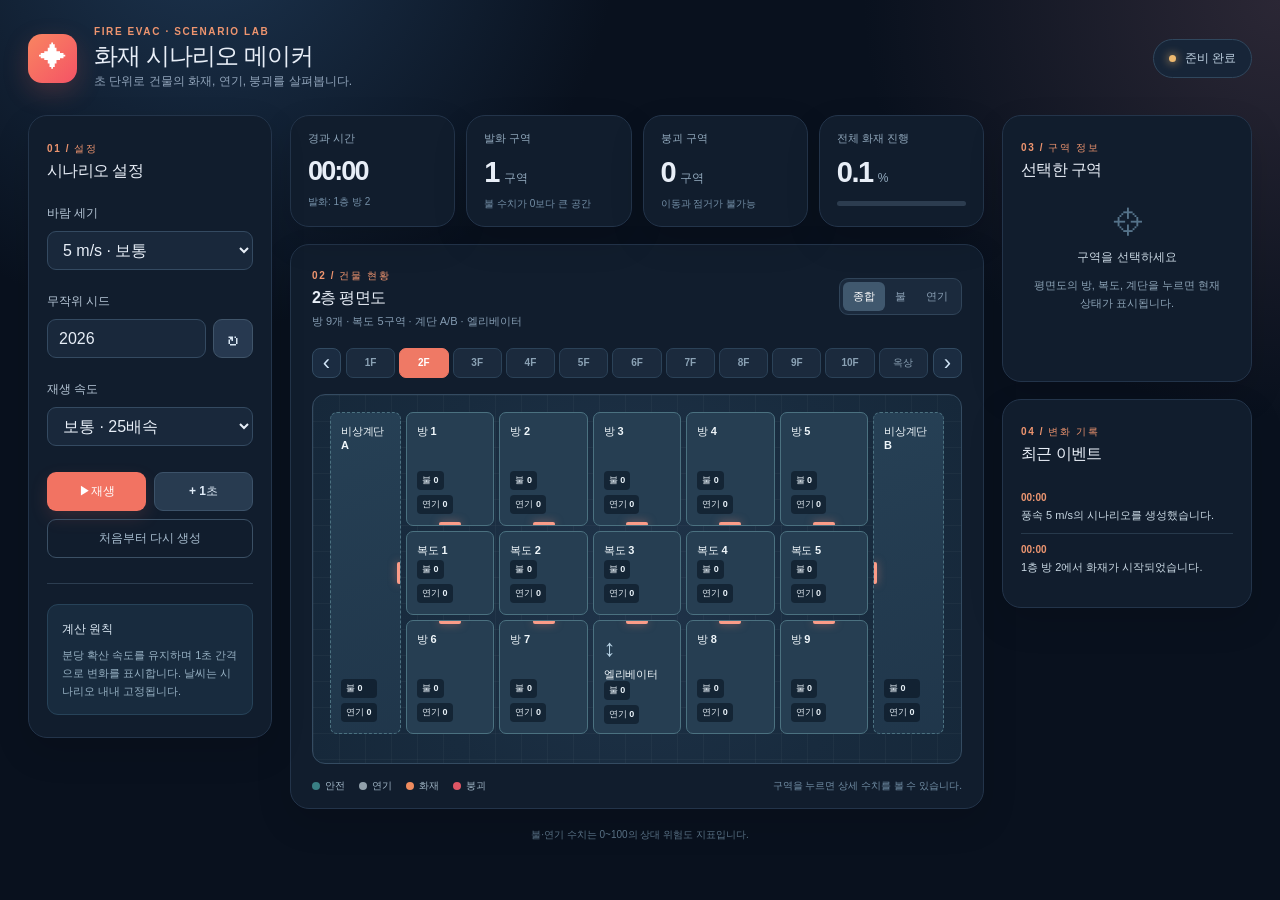
<file: simulator/scenarios/fire_evac/index.html>
<!doctype html>
<html lang="ko">
<head>
  <meta charset="utf-8">
  <meta name="viewport" content="width=device-width, initial-scale=1">
  <meta name="theme-color" content="#0b1424">
  <title>화재 시나리오 메이커</title>
  <link rel="stylesheet" href="styles.css">
</head>
<body>
  <div class="app-shell">
    <header class="topbar">
      <div class="brand-mark" aria-hidden="true"><span>✦</span></div>
      <div class="brand-copy">
        <div class="eyebrow">FIRE EVAC · SCENARIO LAB</div>
        <h1>화재 시나리오 메이커</h1>
        <p>초 단위로 건물의 화재, 연기, 붕괴를 살펴봅니다.</p>
      </div>
      <div class="header-status"><span class="pulse-dot"></span><span id="run-status">대기 중</span></div>
    </header>

    <main class="dashboard">
      <aside class="sidebar card">
        <div class="section-heading"><span class="section-kicker">01 / 설정</span><h2>시나리오 설정</h2></div>
        <label class="field"><span>바람 세기</span><select id="wind-select"><option value="1">1 m/s · 약함</option><option value="5" selected>5 m/s · 보통</option><option value="10">10 m/s · 강함</option><option value="15">15 m/s · 매우 강함</option></select></label>
        <label class="field"><span>무작위 시드</span><div class="seed-row"><input id="seed-input" type="number" min="1" max="2147483647" step="1" value="2026"><button id="random-seed" class="icon-button" type="button" title="새 시드 생성" aria-label="새 시드 생성">↻</button></div></label>
        <label class="field"><span>재생 속도</span><select id="speed-select"><option value="100">느리게 · 10배속</option><option value="40" selected>보통 · 25배속</option><option value="10">빠르게 · 100배속</option></select></label>
        <div class="control-grid"><button id="play-button" class="button button-primary" type="button"><span id="play-icon">▶</span><span id="play-label">재생</span></button><button id="step-button" class="button button-secondary" type="button">+ 1초</button></div>
        <button id="reset-button" class="button button-quiet" type="button">처음부터 다시 생성</button>
        <div class="divider"></div>
        <div class="sidebar-note"><strong>계산 원칙</strong><p>분당 확산 속도를 유지하며 1초 간격으로 변화를 표시합니다. 날씨는 시나리오 내내 고정됩니다.</p></div>
      </aside>

      <section class="main-column">
        <div class="metric-grid">
          <div class="metric card"><span>경과 시간</span><div><strong id="metric-time">00:00</strong></div><p id="metric-origin">발화 지점 계산 중</p></div>
          <div class="metric card"><span>발화 구역</span><div><strong id="metric-burning">0</strong><small>구역</small></div><p>불 수치가 0보다 큰 공간</p></div>
          <div class="metric card"><span>붕괴 구역</span><div><strong id="metric-collapsed">0</strong><small>구역</small></div><p>이동과 점거가 불가능</p></div>
          <div class="metric card"><span>전체 화재 진행</span><div><strong id="metric-progress">0</strong><small>%</small></div><div class="progress-track"><div id="progress-fill"></div></div></div>
        </div>

        <div class="visual-card card">
          <div class="visual-header">
            <div><span class="section-kicker">02 / 건물 현황</span><h2 id="floor-title">2층 평면도</h2><p id="floor-description">방 9개 · 복도 5구역 · 계단 A/B · 엘리베이터</p></div>
            <div class="visual-actions"><div class="layer-switch" role="group" aria-label="표시 수치"><button class="active" type="button" data-layer="both" aria-pressed="true">종합</button><button type="button" data-layer="fire" aria-pressed="false">불</button><button type="button" data-layer="smoke" aria-pressed="false">연기</button></div></div>
          </div>
          <div class="floor-navigation"><button id="floor-down" class="floor-arrow" type="button" aria-label="아래층">‹</button><div id="floor-tabs" class="floor-tabs" role="group" aria-label="층 선택"></div><button id="floor-up" class="floor-arrow" type="button" aria-label="위층">›</button></div>
          <div class="floorplan-scroll"><div id="floorplan" class="floorplan" aria-live="polite"></div></div>
          <div class="plan-footer"><span><i class="legend-dot safe"></i>안전</span><span><i class="legend-dot smoke"></i>연기</span><span><i class="legend-dot fire"></i>화재</span><span><i class="legend-dot collapsed"></i>붕괴</span><span class="plan-hint">구역을 누르면 상세 수치를 볼 수 있습니다.</span></div>
        </div>
      </section>

      <aside class="inspector-column">
        <section class="inspector card"><div class="section-heading"><span class="section-kicker">03 / 구역 정보</span><h2>선택한 구역</h2></div><div id="zone-inspector" class="inspector-body"><div class="empty-state"><div class="empty-icon">⌖</div><strong>구역을 선택하세요</strong><p>평면도의 방, 복도, 계단을 누르면 현재 상태가 표시됩니다.</p></div></div></section>
        <section class="events card"><div class="section-heading"><span class="section-kicker">04 / 변화 기록</span><h2>최근 이벤트</h2></div><div id="event-list" class="event-list" aria-live="polite"></div></section>
      </aside>
    </main>
    <footer class="footer">불·연기 수치는 0~100의 상대 위험도 지표입니다.</footer>
  </div>
  <script src="config.js"></script>
  <script src="engine.js"></script>
  <script src="app.js"></script>
</body>
</html>
</file>
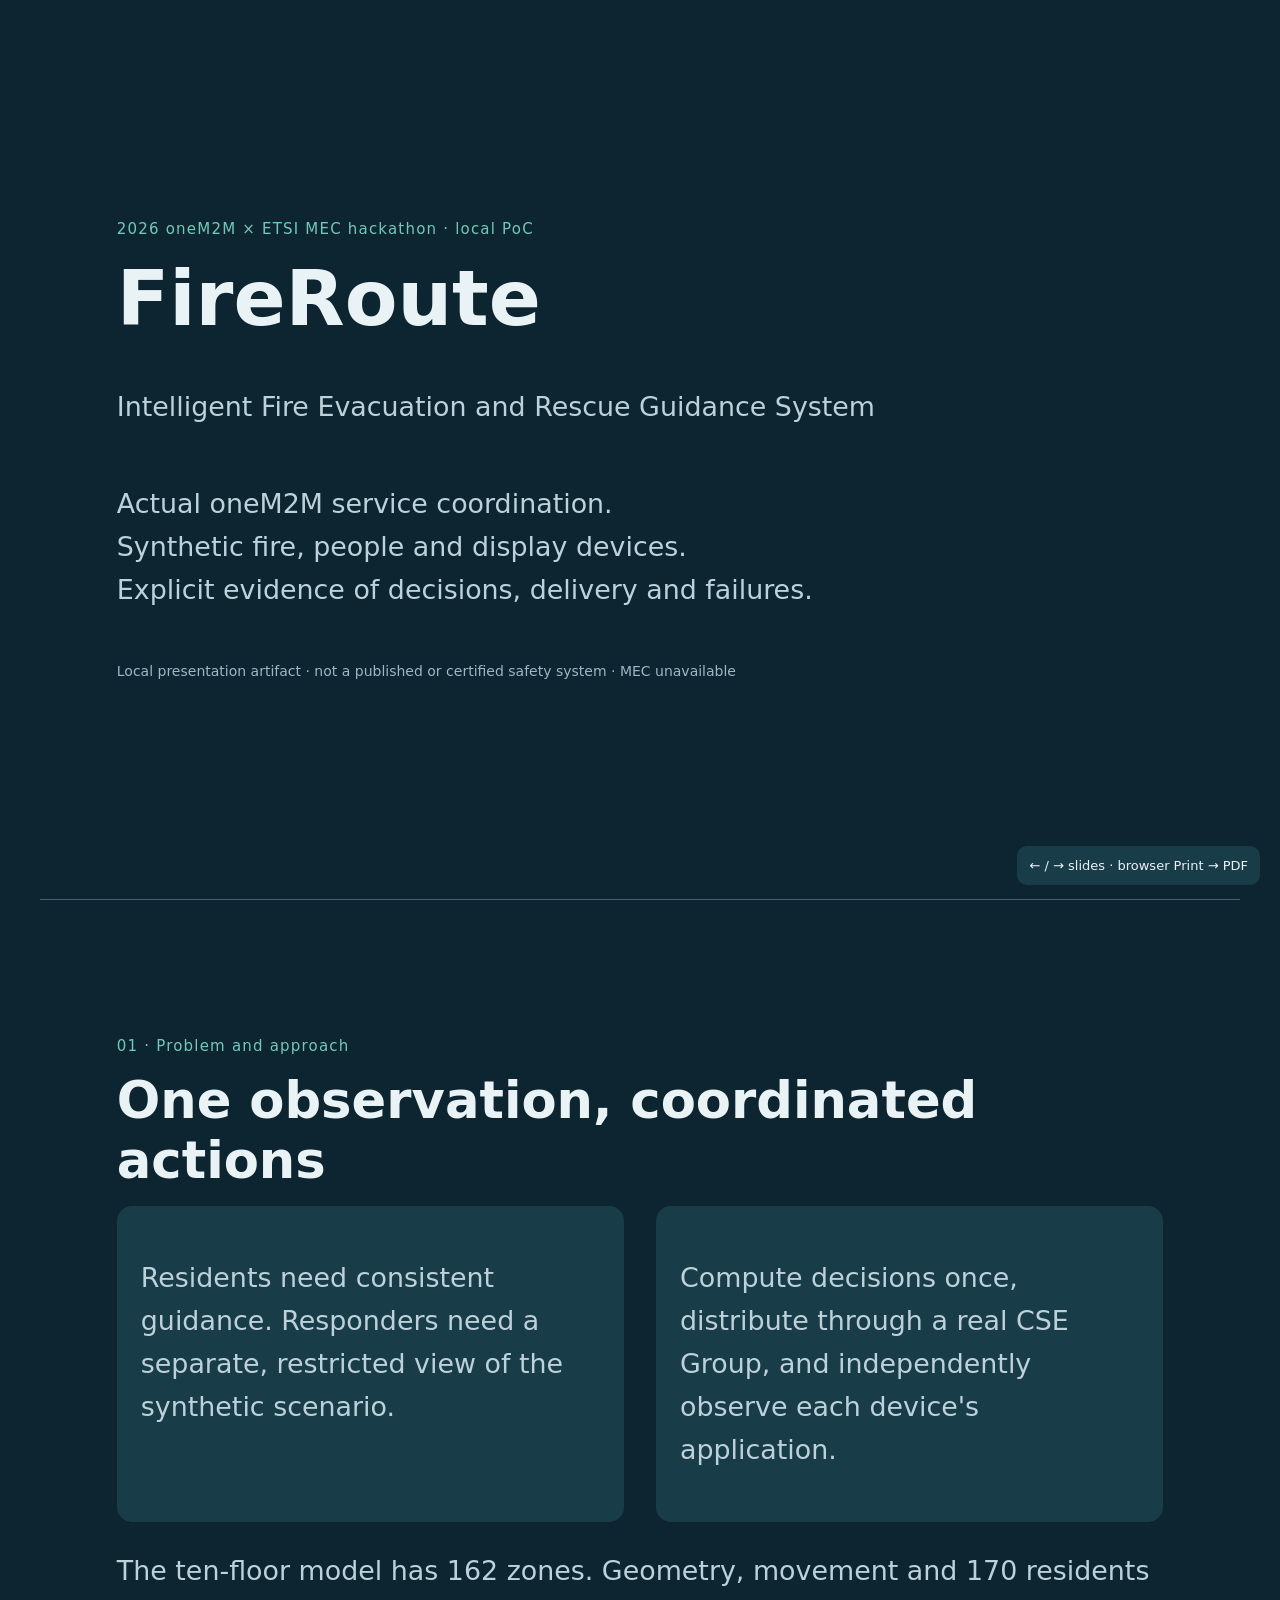
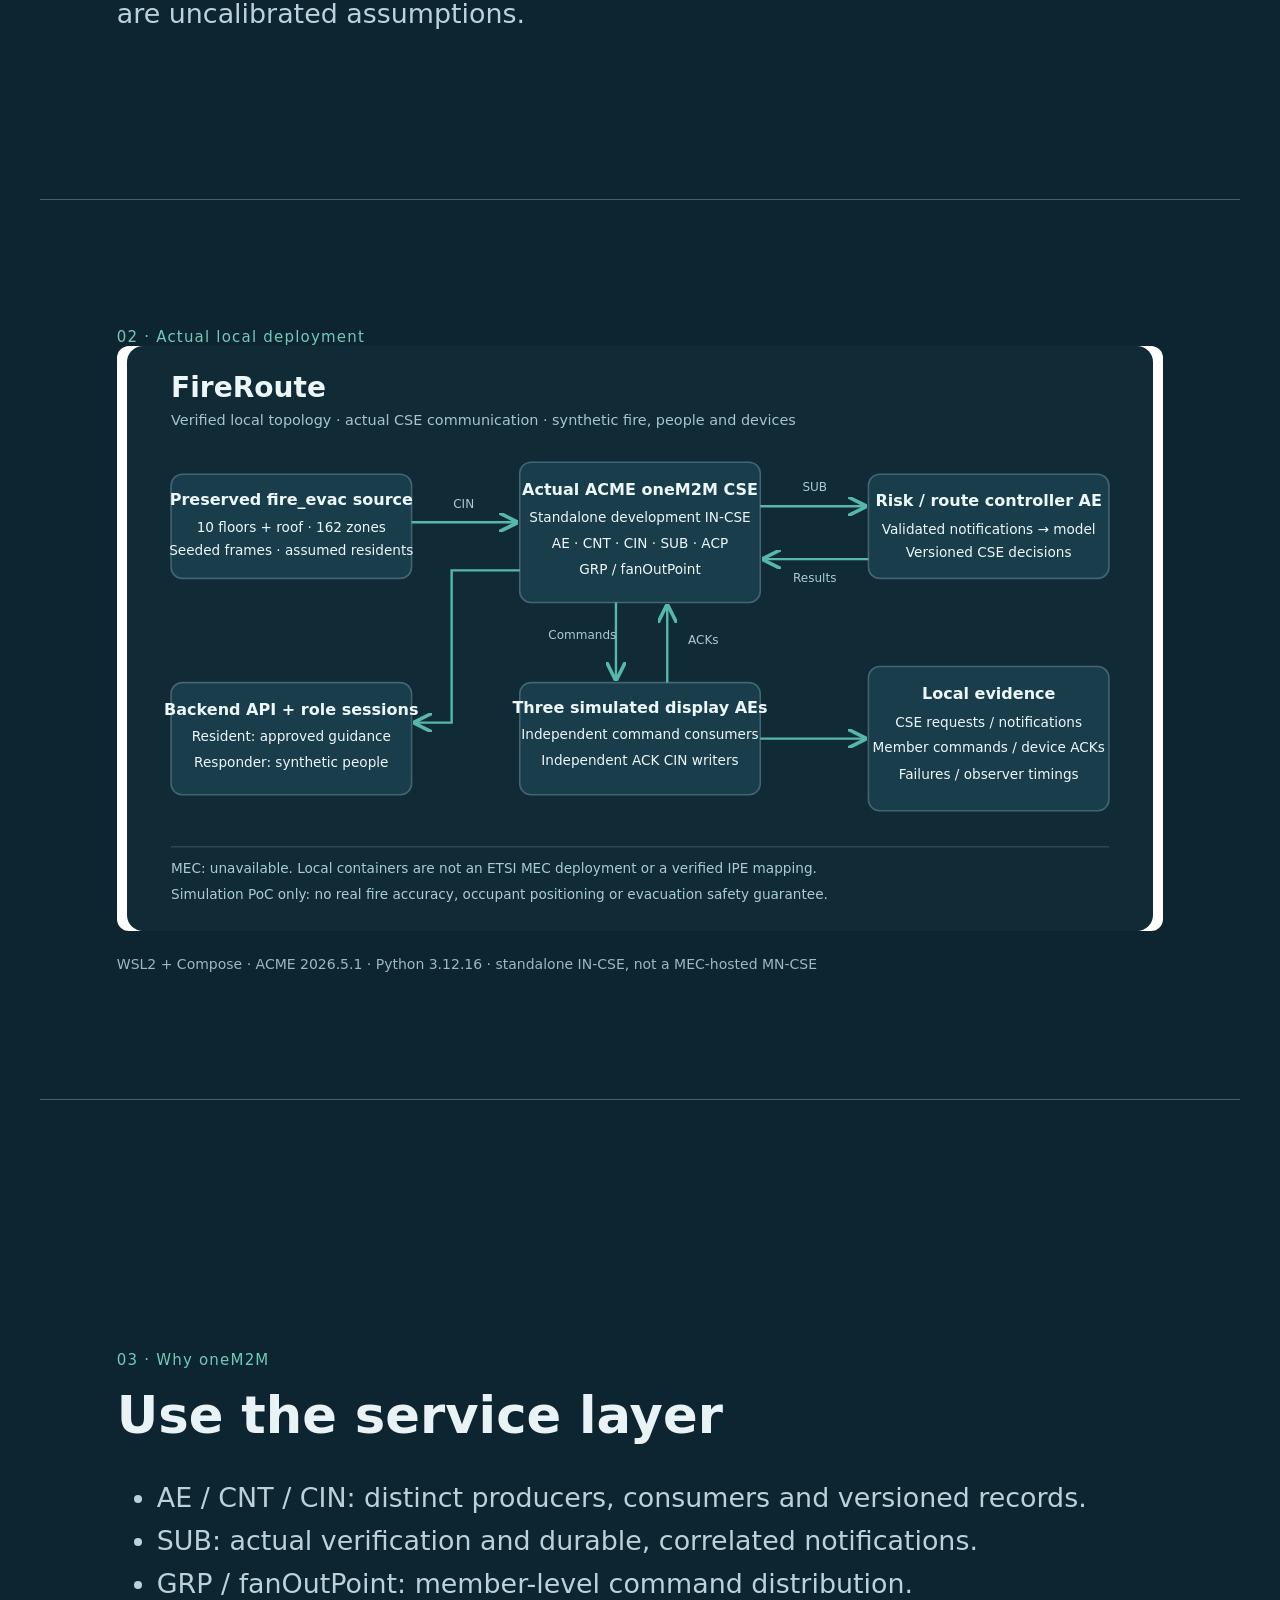
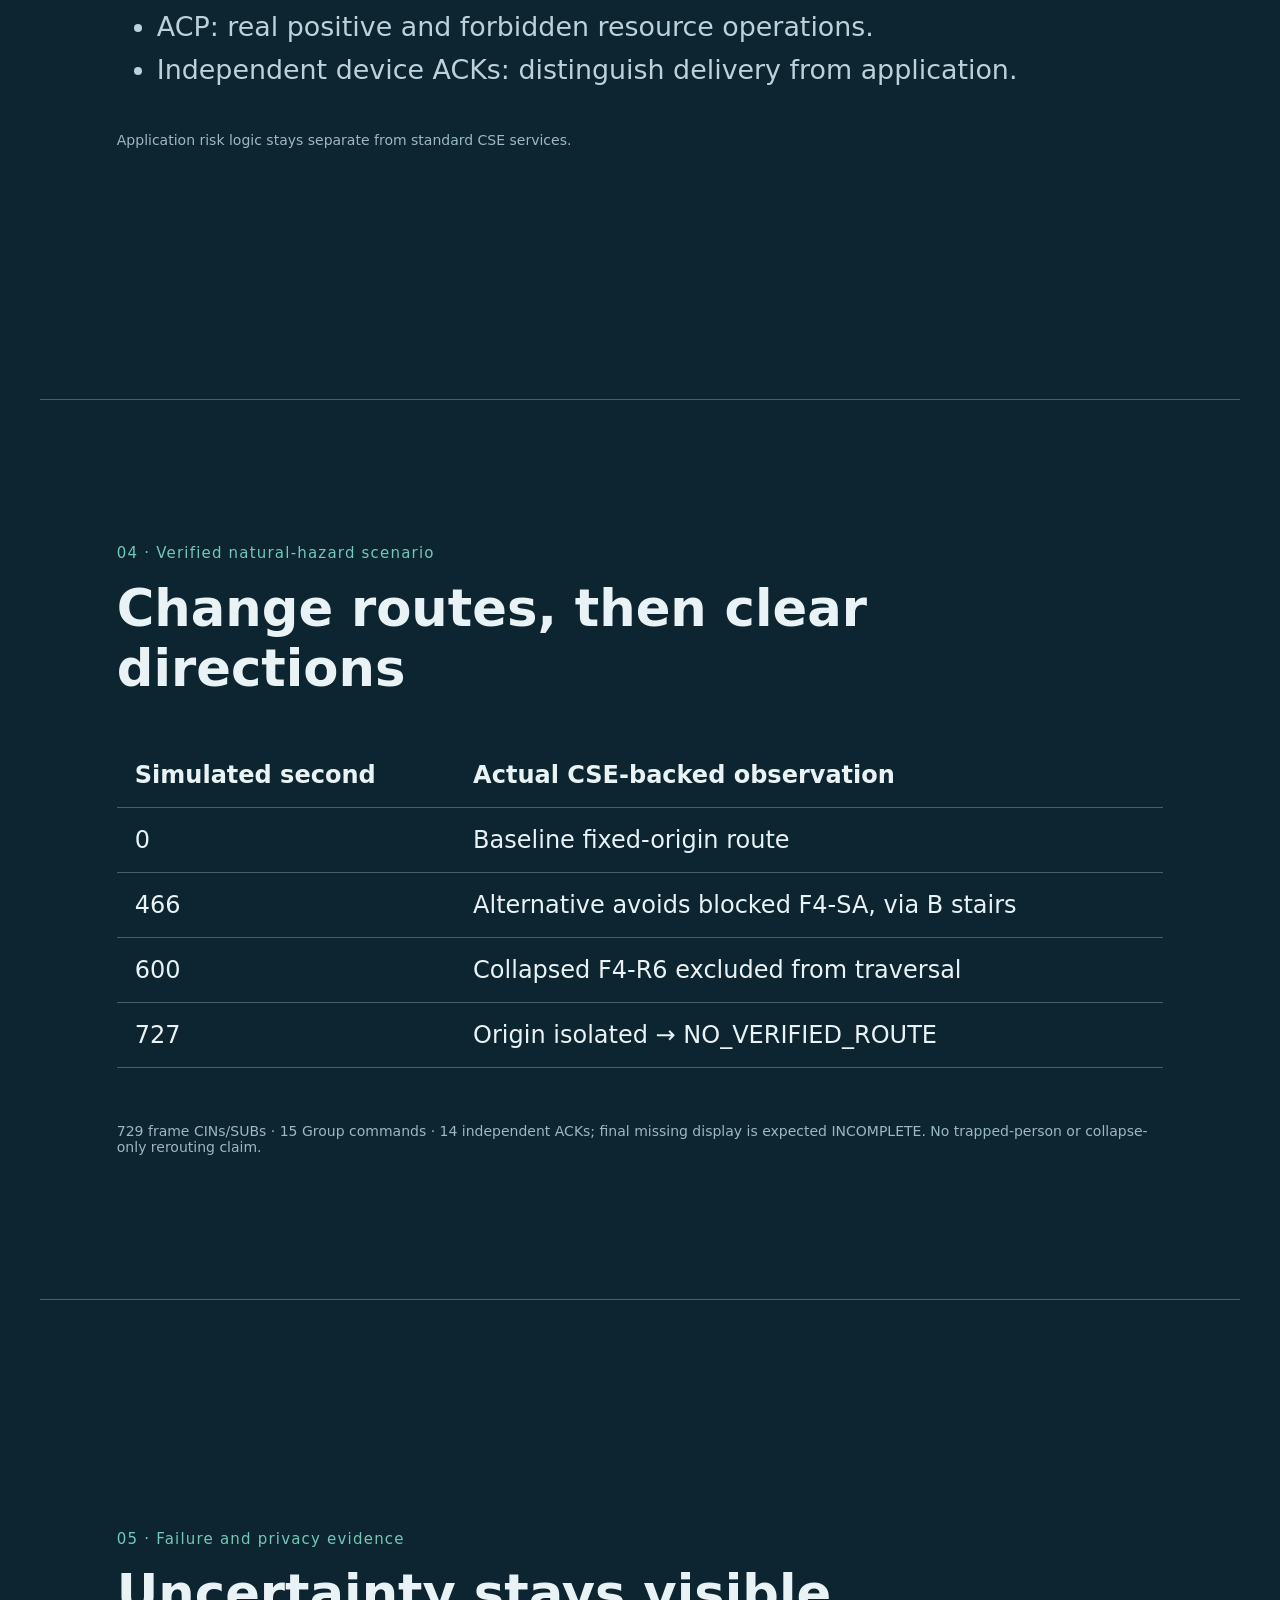
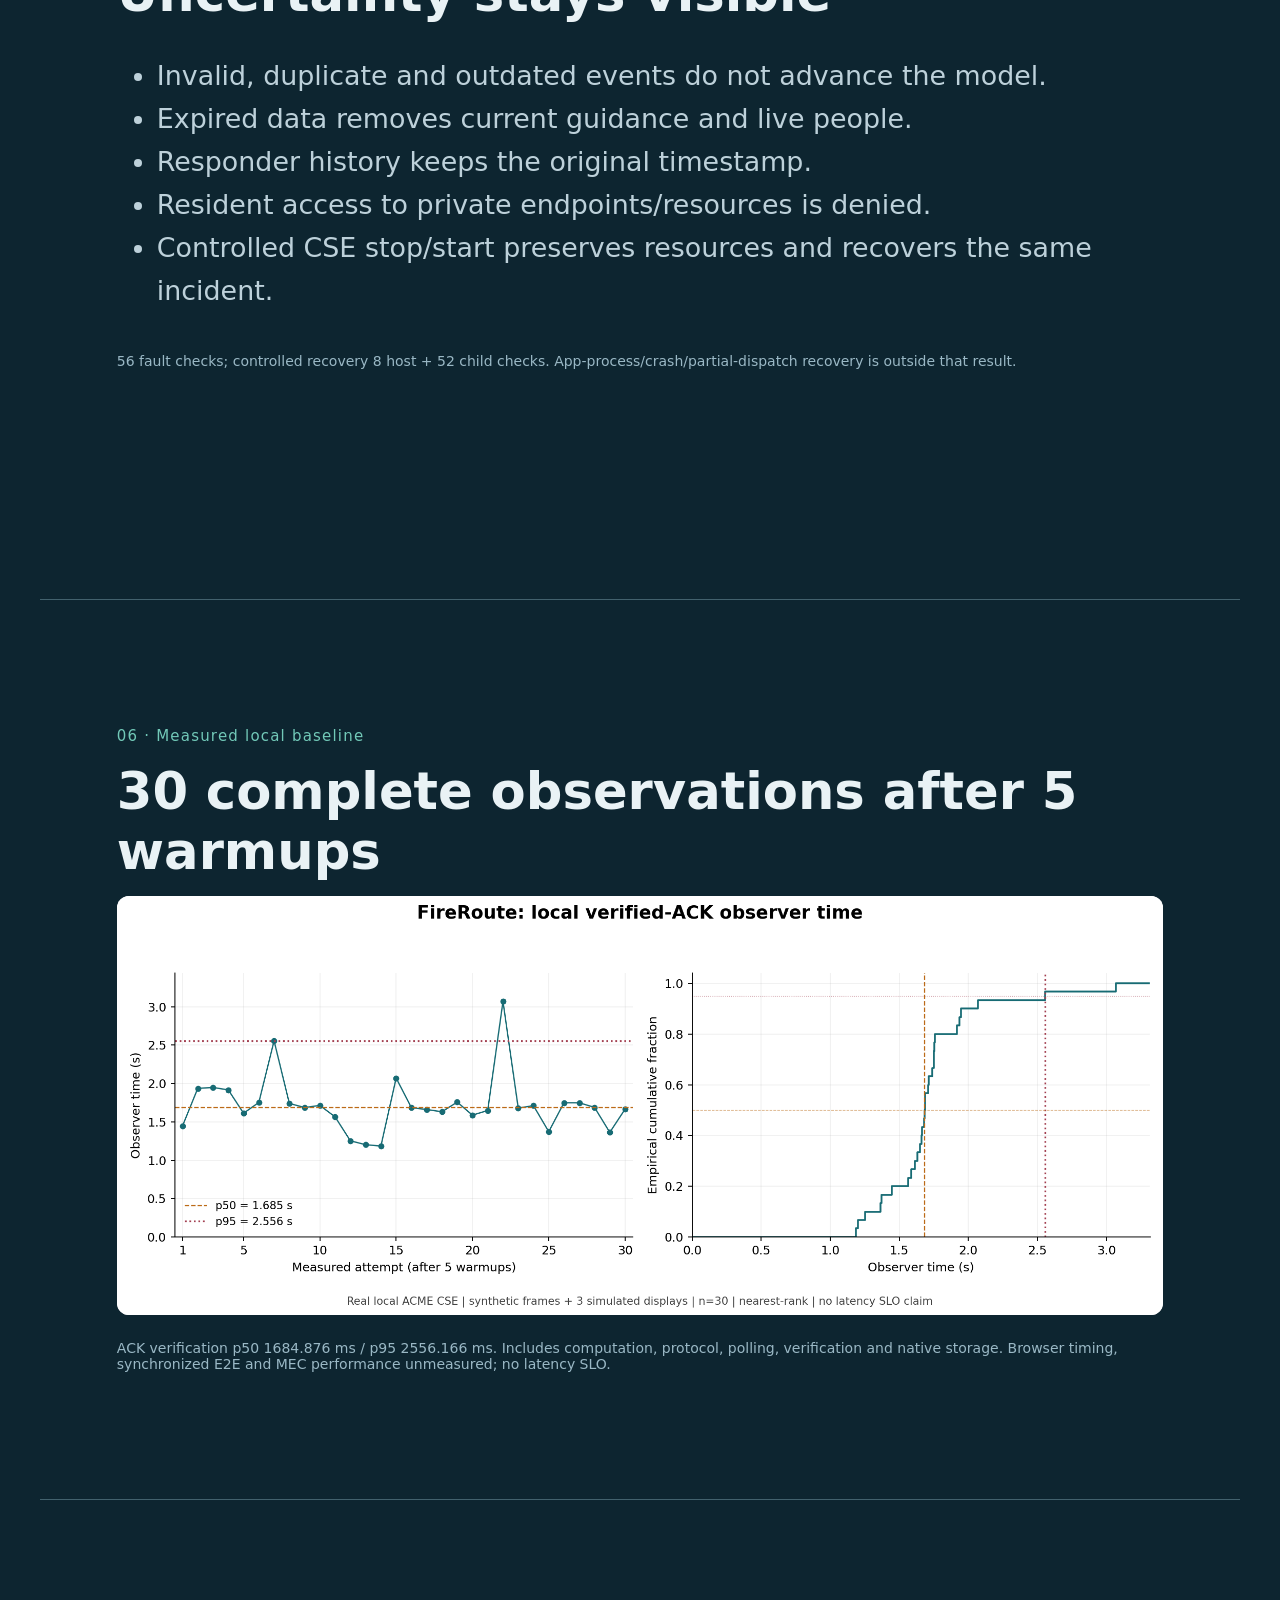
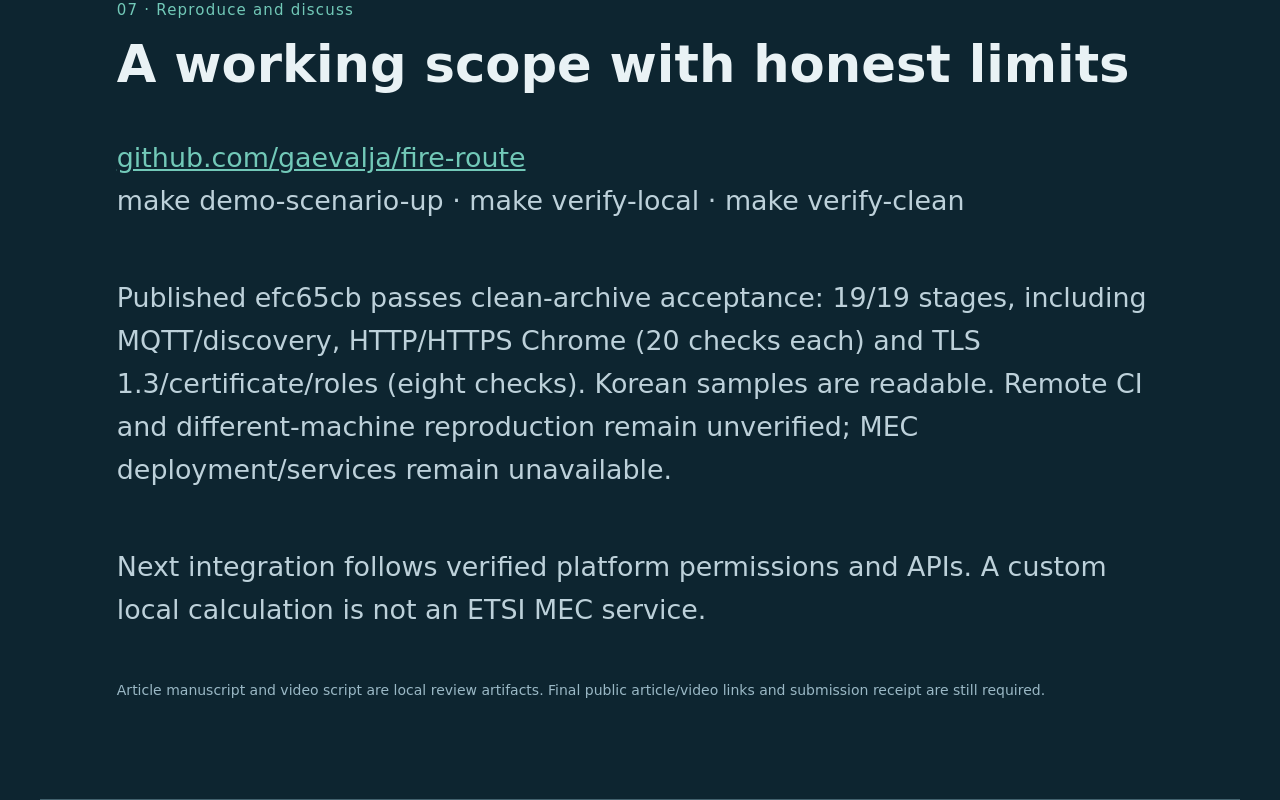
<file: docs/submission/presentation.html>
<!doctype html>
<html lang="en"><meta charset="utf-8"><meta name="viewport" content="width=device-width,initial-scale=1">
<title>FireRoute — local PoC presentation</title>
<style>
:root{font-family:system-ui,sans-serif;color:#e9f2f5;background:#0d2530}*{box-sizing:border-box}body{margin:0}main{max-width:1200px;margin:auto}.slide{min-height:100vh;padding:7vh 6vw;display:flex;flex-direction:column;justify-content:center;border-bottom:1px solid #42616d}h1{font-size:clamp(44px,6vw,80px);margin:.2em 0}h2{font-size:clamp(32px,4vw,52px);margin:.3em 0}p,li{font-size:clamp(18px,2.1vw,28px);line-height:1.6;color:#bdd1da}small,.tag{font-size:15px;letter-spacing:.08em;color:#72c9b8}img{width:100%;max-height:65vh;object-fit:contain;background:white;border-radius:12px}table{font-size:24px;border-collapse:collapse;width:100%;margin:30px 0}th,td{padding:18px;text-align:left;border-bottom:1px solid #42616d}a{color:#72c9b8}.grid{display:grid;grid-template-columns:1fr 1fr;gap:32px}.card{padding:24px;background:#193c49;border-radius:15px}footer{font-size:14px;color:#9ab8c5;margin-top:25px}nav{position:fixed;bottom:15px;right:20px;background:#193c49;padding:12px;border-radius:10px;font-size:13px}@media(max-width:700px){.grid{grid-template-columns:1fr}.slide{padding:35px 20px}table{font-size:16px}td,th{padding:9px}}@media print{@page{size:A4 landscape;margin:0}body{print-color-adjust:exact;-webkit-print-color-adjust:exact}.slide{height:210mm;min-height:0;page-break-after:always;padding:15mm 20mm;border:0}h1{font-size:55px}h2{font-size:38px}p,li{font-size:21px}img{max-height:155mm}nav{display:none}footer{font-size:12px}}
</style>
<main>
<section class="slide"><div class="tag">2026 oneM2M × ETSI MEC hackathon · local PoC</div><h1>FireRoute</h1><p>Intelligent Fire Evacuation and Rescue Guidance System</p><p>Actual oneM2M service coordination.<br>Synthetic fire, people and display devices.<br>Explicit evidence of decisions, delivery and failures.</p><footer>Local presentation artifact · not a published or certified safety system · MEC unavailable</footer></section>
<section class="slide"><div class="tag">01 · Problem and approach</div><h2>One observation, coordinated actions</h2><div class="grid"><div class="card"><p>Residents need consistent guidance. Responders need a separate, restricted view of the synthetic scenario.</p></div><div class="card"><p>Compute decisions once, distribute through a real CSE Group, and independently observe each device's application.</p></div></div><p>The ten-floor model has 162 zones. Geometry, movement and 170 residents are uncalibrated assumptions.</p></section>
<section class="slide"><div class="tag">02 · Actual local deployment</div><img src="architecture.svg" alt="Actual local ACME CSE, controller, role API and independent displays"><footer>WSL2 + Compose · ACME 2026.5.1 · Python 3.12.16 · standalone IN-CSE, not a MEC-hosted MN-CSE</footer></section>
<section class="slide"><div class="tag">03 · Why oneM2M</div><h2>Use the service layer</h2><ul><li>AE / CNT / CIN: distinct producers, consumers and versioned records.</li><li>SUB: actual verification and durable, correlated notifications.</li><li>GRP / fanOutPoint: member-level command distribution.</li><li>ACP: real positive and forbidden resource operations.</li><li>Independent device ACKs: distinguish delivery from application.</li></ul><footer>Application risk logic stays separate from standard CSE services.</footer></section>
<section class="slide"><div class="tag">04 · Verified natural-hazard scenario</div><h2>Change routes, then clear directions</h2><table><tr><th>Simulated second</th><th>Actual CSE-backed observation</th></tr><tr><td>0</td><td>Baseline fixed-origin route</td></tr><tr><td>466</td><td>Alternative avoids blocked F4-SA, via B stairs</td></tr><tr><td>600</td><td>Collapsed F4-R6 excluded from traversal</td></tr><tr><td>727</td><td>Origin isolated → NO_VERIFIED_ROUTE</td></tr></table><footer>729 frame CINs/SUBs · 15 Group commands · 14 independent ACKs; final missing display is expected INCOMPLETE. No trapped-person or collapse-only rerouting claim.</footer></section>
<section class="slide"><div class="tag">05 · Failure and privacy evidence</div><h2>Uncertainty stays visible</h2><ul><li>Invalid, duplicate and outdated events do not advance the model.</li><li>Expired data removes current guidance and live people.</li><li>Responder history keeps the original timestamp.</li><li>Resident access to private endpoints/resources is denied.</li><li>Controlled CSE stop/start preserves resources and recovers the same incident.</li></ul><footer>56 fault checks; controlled recovery 8 host + 52 child checks. App-process/crash/partial-dispatch recovery is outside that result.</footer></section>
<section class="slide"><div class="tag">06 · Measured local baseline</div><h2>30 complete observations after 5 warmups</h2><img src="../assets/t31-observer-latency.png" alt="Actual 30-sample observer latency plot"><footer>ACK verification p50 1684.876 ms / p95 2556.166 ms. Includes computation, protocol, polling, verification and native storage. Browser timing, synchronized E2E and MEC performance unmeasured; no latency SLO.</footer></section>
<section class="slide"><div class="tag">07 · Reproduce and discuss</div><h2>A working scope with honest limits</h2><p><a href="https://github.com/gaevalja/fire-route">github.com/gaevalja/fire-route</a><br>make demo-scenario-up · make verify-local · make verify-clean</p><p>Published efc65cb passes clean-archive acceptance: 19/19 stages, including MQTT/discovery, HTTP/HTTPS Chrome (20 checks each) and TLS 1.3/certificate/roles (eight checks). Korean samples are readable. Remote CI and different-machine reproduction remain unverified; MEC deployment/services remain unavailable.</p><p>Next integration follows verified platform permissions and APIs. A custom local calculation is not an ETSI MEC service.</p><footer>Article manuscript and video script are local review artifacts. Final public article/video links and submission receipt are still required.</footer></section>
</main><nav>← / → slides · browser Print → PDF</nav>
<script>const slides=[...document.querySelectorAll('.slide')];document.addEventListener('keydown',e=>{if(!['ArrowRight','ArrowLeft'].includes(e.key))return;e.preventDefault();let index=slides.findIndex(s=>s.getBoundingClientRect().top>=-50);if(index<0)index=slides.length-1;index=Math.max(0,Math.min(slides.length-1,index+(e.key==='ArrowRight'?1:-1)));slides[index].scrollIntoView({behavior:'smooth'});});</script>
</html>
</file>
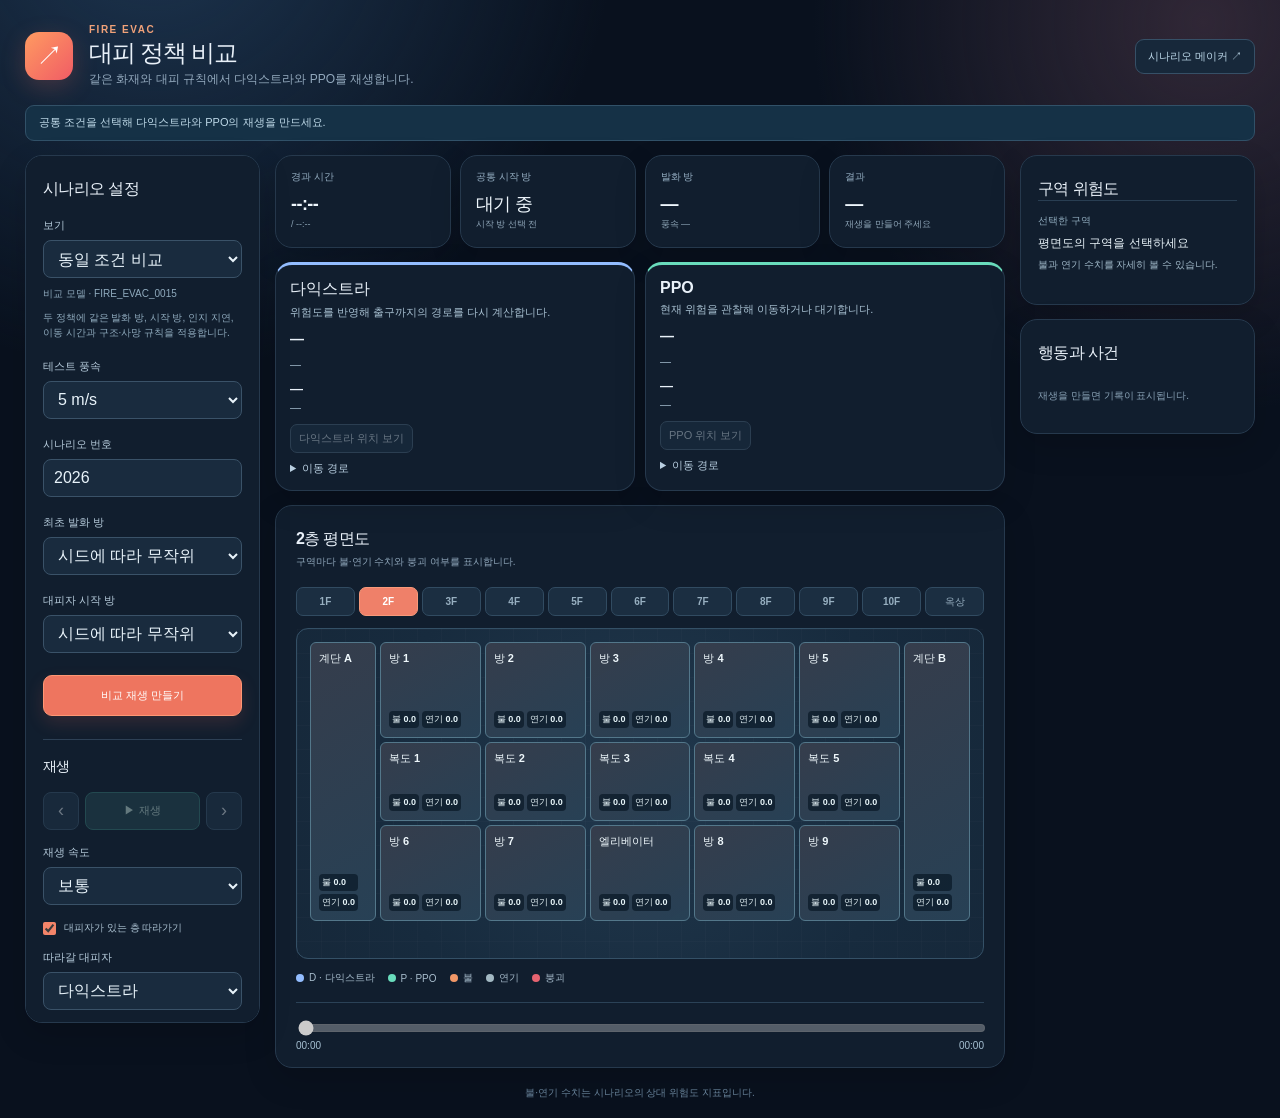
<file: frontend/scenario/model-replay/replay.html>
<!doctype html>
<html lang="ko">
<head>
  <meta charset="utf-8">
  <meta name="viewport" content="width=device-width, initial-scale=1">
  <meta name="theme-color" content="#0b1424">
  <title data-en="Evacuation Policy Comparison · FIRE EVAC">대피 정책 비교 · FIRE EVAC</title>
  <link rel="stylesheet" href="replay.css">
  <script src="../locale.js" defer></script>
  <script src="../../../simulator/scenarios/fire_evac/config.js" defer></script>
  <script src="../../../simulator/scenarios/fire_evac/engine.js" defer></script>
  <script src="offline_replay.js" defer></script>
  <script src="replay.js" defer></script>
</head>
<body>
  <div class="page">
    <header class="masthead">
      <div class="brand-icon" aria-hidden="true">↗</div>
      <div class="brand-copy">
        <p class="eyebrow">FIRE EVAC</p>
        <h1 data-en="Evacuation Policy Comparison">대피 정책 비교</h1>
        <p id="page-description" data-en="Replay Dijkstra and PPO against the same fire and evacuation rules.">같은 화재와 대피 규칙에서 다익스트라와 PPO를 재생합니다.</p>
      </div>
      <a class="maker-link" href="../../../simulator/scenarios/fire_evac/index.html" target="_blank" rel="noopener" data-en="Scenario Maker ↗">시나리오 메이커 ↗</a>
    </header>

    <div id="notice" class="notice" role="status" aria-live="polite" data-en="Checking saved models.">저장된 모델을 확인하는 중입니다.</div>

    <main class="layout">
      <aside class="control-panel panel">
        <div class="panel-heading"><h2 data-en="Scenario Settings">시나리오 설정</h2></div>
        <label id="mode-field" class="field"><span data-en="Mode">보기</span><select id="replay-mode"><option value="compare" data-en="Paired comparison">동일 조건 비교</option><option value="ppo" data-en="Saved PPO model review">저장 PPO 모델 검토</option></select></label>
        <div id="comparison-settings">
          <p class="field-hint" data-en="Comparison model · FIRE_EVAC_0015">비교 모델 · FIRE_EVAC_0015</p>
          <p id="comparison-rules" class="field-hint" data-en="Both policies share the ignition room, starting room, awareness delay, travel times and outcome rules.">두 정책에 같은 발화 방, 시작 방, 인지 지연, 이동 시간과 구조·사망 규칙을 적용합니다.</p>
        </div>
        <div id="ppo-run-options" hidden>
        <div id="offline-import" class="offline-import" hidden>
          <strong data-en="Load saved models">저장된 모델 불러오기</strong>
          <p data-en="Select the runs folder to load models and training logs in this browser.">runs 폴더를 선택하면 모델과 학습 기록을 브라우저에서 읽습니다.</p>
          <label class="import-button"><span data-en="Select runs folder">runs 폴더 선택</span><input id="run-folder-input" type="file" webkitdirectory directory multiple></label>
          <label class="import-button secondary"><span data-en="Select model file only">모델 파일만 선택</span><input id="policy-file-input" type="file" accept=".json,application/json" multiple></label>
          <p data-en="Select browser_policy.json to load an individual model.">모델 파일은 browser_policy.json입니다. 브라우저가 폴더 선택을 지원하지 않으면 아래 버튼을 사용하세요.</p>
        </div>
        <label class="field">
          <span data-en="Training run">학습 실행</span>
          <select id="run-select" aria-label="학습 실행" data-en-aria-label="Training run"><option value="" data-en="Loading…">불러오는 중…</option></select>
        </label>
        <p id="model-caption" class="field-hint" data-en="View training loss and replay the final model after training.">학습 중에는 손실을 보고, 완료 후 최종 모델을 재생합니다.</p>
        <button id="refresh-button" class="refresh-button" type="button" data-en="Refresh models and training logs">모델·학습 기록 새로 고침</button>
        </div>
        <label class="field"><span data-en="Test wind speed">테스트 풍속</span>
          <select id="wind-select">
            <option value="1">1 m/s</option><option value="5" selected>5 m/s</option>
            <option value="10">10 m/s</option><option value="15">15 m/s</option>
          </select>
        </label>
        <label class="field"><span data-en="Scenario seed">시나리오 번호</span><input id="seed-input" type="number" min="1" max="4294967295" step="1" value="2026"></label>
        <label class="field"><span data-en="Initial ignition room">최초 발화 방</span><select id="ignition-select"><option value="" data-en="Random from seed">시드에 따라 무작위</option></select></label>
        <label class="field"><span data-en="Starting room">대피자 시작 방</span><select id="start-select"><option value="" data-en="Random from seed">시드에 따라 무작위</option></select></label>
        <button id="generate-button" class="primary-button" type="button" disabled data-en="Generate comparison">비교 재생 만들기</button>
        <div class="divider"></div>
        <div class="panel-heading small"><h2 data-en="Playback">재생</h2></div>
        <div class="play-row">
          <button id="back-button" type="button" aria-label="이전 장면" data-en-aria-label="Previous frame" disabled>‹</button>
          <button id="play-button" class="play-main" type="button" disabled data-en="▶ Play">▶ 재생</button>
          <button id="next-button" type="button" aria-label="다음 장면" data-en-aria-label="Next frame" disabled>›</button>
        </div>
        <label class="field compact"><span data-en="Playback speed">재생 속도</span><select id="speed-select"><option value="1200" data-en="Slow">느리게</option><option value="550" selected data-en="Normal">보통</option><option value="180" data-en="Fast">빠르게</option></select></label>
        <label class="check-row"><input id="follow-agent" type="checkbox" checked><span data-en="Follow the evacuee&#x27;s floor">대피자가 있는 층 따라가기</span></label>
        <label id="follow-policy-field" class="field compact"><span data-en="Track to follow">따라갈 대피자</span><select id="follow-policy"><option value="dijkstra" data-en="Dijkstra">다익스트라</option><option value="ppo">PPO</option></select></label>
      </aside>

      <section class="center-column">
        <section class="summary-grid" aria-label="재생 요약" data-en-aria-label="Replay summary">
          <div class="summary-card panel"><span data-en="Elapsed time">경과 시간</span><strong id="time-value">--:--</strong><small id="time-total">/ --:--</small></div>
          <div class="summary-card panel"><span id="agent-label" data-en="Shared starting room">공통 시작 방</span><strong id="agent-value" data-en="Waiting">대기 중</strong><small id="start-value" data-en="Starting room pending">시작 방 선택 전</small></div>
          <div class="summary-card panel"><span data-en="Ignition room">발화 방</span><strong id="ignition-value">—</strong><small id="wind-value" data-en="Wind —">풍속 —</small></div>
          <div class="summary-card panel"><span data-en="Outcome">결과</span><strong id="outcome-value">—</strong><small id="outcome-detail" data-en="Generate a replay">재생을 만들어 주세요</small></div>
        </section>

        <section id="comparison-results" class="comparison-results" aria-label="정책별 결과" data-en-aria-label="Policy outcomes">
          <article class="comparison-result panel dijkstra">
            <h2 data-en="Dijkstra">다익스트라</h2><p id="dijkstra-description" data-en="Recalculates an exit route based on current hazards.">위험도를 반영해 출구까지의 경로를 다시 계산합니다.</p>
            <p class="policy-outcome" id="dijkstra-outcome">—</p>
            <p id="dijkstra-actions">—</p>
            <strong id="dijkstra-position">—</strong>
            <p id="dijkstra-action">—</p>
            <button type="button" data-jump-policy="dijkstra" disabled data-en="Show Dijkstra location">다익스트라 위치 보기</button>
            <details><summary data-en="Taken path">이동 경로</summary><p id="dijkstra-path">—</p></details>
          </article>
          <article class="comparison-result panel ppo">
            <h2>PPO</h2><p data-en="Observes current hazards and chooses to move or wait.">현재 위험을 관찰해 이동하거나 대기합니다.</p>
            <p class="policy-outcome" id="ppo-outcome">—</p>
            <p id="ppo-actions">—</p>
            <strong id="ppo-position">—</strong>
            <p id="ppo-action">—</p>
            <button type="button" data-jump-policy="ppo" disabled data-en="Show PPO location">PPO 위치 보기</button>
            <details><summary data-en="Taken path">이동 경로</summary><p id="ppo-path">—</p></details>
          </article>
        </section>

        <section class="plan-panel panel">
          <div class="plan-heading">
            <div><h2 id="floor-title" data-en="Floor 2 plan">2층 평면도</h2><p data-en="Each zone shows fire, smoke and collapse status.">구역마다 불·연기 수치와 붕괴 여부를 표시합니다.</p></div>
            <div class="floor-shortcuts"><button id="jump-agent" type="button" disabled data-en="Show evacuee location">대피자 위치 보기</button></div>
          </div>
          <div id="floor-tabs" class="floor-tabs" role="group" aria-label="층 선택" data-en-aria-label="Select floor"></div>
          <div class="plan-scroll"><div id="floorplan" class="floorplan" aria-live="polite"></div></div>
          <div class="legend"><span id="single-legend" hidden><i class="legend-dot agent"></i><span data-en="Evacuee">대피자</span></span><span id="dijkstra-legend"><i class="legend-dot dijkstra"></i><span data-en="D · Dijkstra">D · 다익스트라</span></span><span id="ppo-legend"><i class="legend-dot agent"></i>P · PPO</span><span><i class="legend-dot fire"></i><span data-en="Fire">불</span></span><span><i class="legend-dot smoke"></i><span data-en="Smoke">연기</span></span><span><i class="legend-dot collapse"></i><span data-en="Collapse">붕괴</span></span></div>
          <div class="timeline">
            <input id="timeline-range" type="range" min="0" max="0" value="0" aria-label="재생 위치" data-en-aria-label="Playback position" disabled>
            <div class="timeline-labels"><span id="timeline-current">00:00</span><span id="timeline-end">00:00</span></div>
          </div>
        </section>

        <section id="charts-panel" class="charts-panel panel" hidden>
          <div class="chart-heading"><div><h2 data-en="Training Loss">손실 변화</h2><p data-en="Training metrics for the selected PPO model.">선택한 PPO 모델의 학습 기록입니다.</p></div>
            <select id="loss-select" aria-label="표시할 학습 지표" data-en-aria-label="Training metric">
              <option value="total_loss" data-en="Total loss">전체 손실</option><option value="policy_loss" data-en="Policy loss">정책 손실</option>
              <option value="value_loss" data-en="Value loss">가치 손실</option><option value="entropy" data-en="Entropy">엔트로피</option>
            </select>
          </div>
          <div class="chart-box"><canvas id="loss-chart" aria-label="학습 손실 그래프" data-en-aria-label="Training loss chart" role="img"></canvas></div>
          <div class="chart-meta"><span id="loss-readout" data-en="Loading training logs.">기록을 불러오는 중입니다.</span><span id="eval-readout"></span></div>
        </section>
      </section>

      <aside class="detail-column">
        <section class="detail-panel panel">
          <div class="panel-heading"><h2 id="detail-heading" data-en="Zone Hazards">구역 위험도</h2></div>
          <div id="single-details" hidden>
          <div class="detail-block"><span data-en="Action">행동</span><strong id="action-value">—</strong></div>
          <div class="detail-block"><span data-en="Current location hazards">위치 위험도</span><strong id="risk-value">—</strong></div>
          <div class="detail-block"><span data-en="Action reward">이번 행동 보상</span><strong id="reward-value">—</strong></div>
          </div>
          <div class="detail-block"><span data-en="Selected zone">선택한 구역</span><strong id="selected-value" data-en="Select a zone on the floor plan">평면도의 구역을 선택하세요</strong><p id="selected-detail" data-en="Inspect its fire and smoke indices.">불과 연기 수치를 자세히 볼 수 있습니다.</p></div>
        </section>
        <section class="log-panel panel">
          <div class="panel-heading"><h2 data-en="Actions and Events">행동과 사건</h2></div>
          <div id="event-list" class="event-list"><p class="empty" data-en="Generate a replay to see events.">재생을 만들면 기록이 표시됩니다.</p></div>
        </section>
      </aside>
    </main>
    <footer data-en="Fire and smoke values are relative hazard indices.">불·연기 수치는 시나리오의 상대 위험도 지표입니다.</footer>
  </div>
</body>
</html>
</file>
<file: simulator/scenarios/fire_evac/styles.css>
:root{font-family:'Segoe UI','Malgun Gothic','맑은 고딕',sans-serif;color:#e8eef7;background:#09111e;font-synthesis:none}*{box-sizing:border-box}body{margin:0;min-width:330px;background:radial-gradient(circle at 16% -10%,#1d3550 0,transparent 29%),radial-gradient(circle at 100% 0,#2b2735 0,transparent 27%),#09111e}button,input,select{font:inherit}button{cursor:pointer}button:disabled{opacity:.42;cursor:not-allowed}.app-shell{max-width:1700px;margin:auto;padding:26px 28px 18px}.card{background:#111d2d;border:1px solid #23344a;box-shadow:0 14px 35px #00000020;border-radius:19px}.topbar{display:flex;align-items:center;gap:17px;margin-bottom:25px}.brand-mark{width:49px;height:49px;border-radius:14px;display:grid;place-items:center;background:linear-gradient(135deg,#f98561,#f45365);color:white;box-shadow:0 9px 26px #f3635736;font-size:28px;font-weight:700}.brand-copy{flex:1}.eyebrow,.section-kicker{font-size:10px;font-weight:800;letter-spacing:.16em;color:#ef956f}.brand-copy h1{font-size:24px;letter-spacing:-.04em;margin:3px 0 1px}.brand-copy p{font-size:12px;color:#91a4ba;margin:0}.header-status{font-size:12px;color:#bfd1e1;border:1px solid #30475d;border-radius:30px;padding:10px 15px;display:flex;align-items:center;gap:9px;background:#172538}.pulse-dot{width:7px;height:7px;border-radius:50%;background:#eeb96f;box-shadow:0 0 10px #eeb96f}.header-status.running .pulse-dot{background:#5fdab0;box-shadow:0 0 12px #5fdab0}.header-status.finished .pulse-dot{background:#f36b65;box-shadow:0 0 12px #f36b65}.dashboard{display:grid;grid-template-columns:244px minmax(600px,1fr) 250px;align-items:start;gap:18px}.sidebar{padding:22px 18px;position:sticky;top:18px}.section-heading h2,.visual-header h2{font-size:16px;letter-spacing:-.04em;margin:5px 0 0}.field{display:block;margin-top:23px}.field>span{display:block;font-size:12px;font-weight:700;color:#b6c6d6;margin-bottom:9px}.field select,.field input{width:100%;height:39px;border:1px solid #344a61;border-radius:9px;background:#19283b;color:#e7eef7;padding:0 11px;outline:none}.field select:focus,.field input:focus{border-color:#ef956f}.seed-row{display:flex;gap:7px}.seed-row input{min-width:0}.icon-button{width:40px;flex:0 0 40px;border-radius:9px;background:#273950;border:1px solid #40556a;color:#d8e6f2;font-size:24px;line-height:1}.control-grid{display:grid;grid-template-columns:1fr 1fr;gap:8px;margin-top:26px}.button{height:39px;border-radius:9px;border:1px solid transparent;font-size:12px;font-weight:800;white-space:nowrap}.button-primary{background:#f27362;color:#fff;box-shadow:0 7px 18px #f2736224}.button-primary:hover{background:#ff8871}.button-secondary{background:#283b50;color:#e0ecf8;border-color:#3c5269}.button-secondary:hover,.button-quiet:hover{background:#344b64}.button-quiet{width:100%;margin-top:8px;background:transparent;color:#a9bed0;border-color:#3b5065}.divider{height:1px;background:#2c3d50;margin:25px 0 20px}.sidebar-note{padding:14px;border-radius:11px;background:#182b3e;border:1px solid #274359}.sidebar-note strong{font-size:12px;color:#dce9f4}.sidebar-note p{font-size:11px;line-height:1.65;margin:8px 0 0;color:#96b0c2}.main-column{min-width:0}.metric-grid{display:grid;grid-template-columns:repeat(4,minmax(0,1fr));gap:11px;margin-bottom:17px}.metric{padding:15px 17px;min-height:105px}.metric>span{display:block;color:#91a8bc;font-size:11px;font-weight:700}.metric>div:not(.progress-track){margin-top:12px;line-height:1}.metric strong{font-size:29px;letter-spacing:-.05em}.metric small{font-size:12px;color:#91a8bc;margin-left:5px}.metric p{font-size:10px;line-height:1.35;color:#7590a8;margin:10px 0 0}.progress-track{height:5px;background:#2c3c4f;border-radius:10px;margin-top:14px;overflow:hidden}.progress-track>div{height:100%;width:0;background:linear-gradient(90deg,#efa65a,#ee6564);transition:width .25s}.visual-card{padding:20px 21px 15px}.visual-header{display:flex;justify-content:space-between;align-items:center;gap:10px}.visual-header p{margin:5px 0 0;color:#849bb1;font-size:11px}.layer-switch{display:flex;padding:3px;background:#1b2a3d;border:1px solid #304459;border-radius:9px}.layer-switch button{border:0;color:#8ba0b5;background:transparent;border-radius:6px;font-size:11px;padding:7px 10px;font-weight:700}.layer-switch button.active{background:#40586e;color:white}.floor-navigation{display:flex;gap:5px;align-items:center;margin:19px 0 16px}.floor-arrow{border:1px solid #324b62;background:#1b2c41;color:#d0e4f6;border-radius:8px;width:29px;height:30px;font-size:22px;line-height:20px}.floor-tabs{display:flex;flex:1;gap:4px;overflow:auto;scrollbar-width:thin}.floor-tabs button{flex:1 0 36px;min-width:36px;height:30px;border:1px solid #2b4258;border-radius:7px;background:#1b2a3d;color:#8ba2b5;font-size:10px;font-weight:700;white-space:nowrap}.floor-tabs button.active{background:#ef7965;color:white;border-color:#ef7965}.floorplan-scroll{overflow-x:auto;scrollbar-color:#49627b #142237}.floorplan{min-width:580px;min-height:370px;background:radial-gradient(circle at 50% 50%,#20344a 0,#182b3e 65%,#16283a 100%);border:1px solid #344b61;border-radius:13px;padding:17px;position:relative;overflow:hidden}.floorplan::before{content:'';position:absolute;inset:0;background-image:linear-gradient(#ffffff08 1px,transparent 1px),linear-gradient(90deg,#ffffff08 1px,transparent 1px);background-size:26px 26px;pointer-events:none}.building-grid{position:relative;display:grid;grid-template-columns:71px repeat(5,minmax(77px,1fr)) 71px;grid-template-rows:114px 84px 114px;gap:5px;width:100%;min-height:322px}.zone{position:relative;z-index:1;display:flex;flex-direction:column;justify-content:space-between;text-align:left;padding:11px 10px;background:var(--zone-bg,#26394d);border:1px solid var(--zone-border,#486075);border-radius:7px;color:#eff6fa;min-width:0;overflow:hidden;transition:background .2s,border-color .2s,transform .13s,box-shadow .13s}.zone:hover{transform:translateY(-2px);box-shadow:0 7px 18px #0006;z-index:3}.zone.selected{outline:2px solid #eef4fa;outline-offset:2px;z-index:4}.zone.collapsed{border:2px solid #dd5062;background:repeating-linear-gradient(135deg,#502431,#502431 8px,#662b37 8px,#662b37 16px)!important}.zone.collapsed::after{content:'붕괴';position:absolute;right:5px;top:5px;color:white;background:#e05768;font-weight:800;font-size:9px;border-radius:4px;padding:3px 5px}.zone-title{font-size:11px;font-weight:800;line-height:1.3;letter-spacing:-.02em;word-break:keep-all}.zone-values{display:flex;gap:5px;flex-wrap:wrap}.zone-values span{padding:3px 5px;background:#09152299;border-radius:4px;color:#e7f0f7;font-size:9px;font-weight:700;white-space:nowrap}.zone-stair{background-image:linear-gradient(160deg,#26445a66,#162b4066);border-style:dashed}.zone-elevator .zone-title:before{content:'↕';display:block;color:#b8d3e5;font-size:24px;margin-bottom:4px}.zone-door{position:absolute;width:22px;height:4px;background:#fb9c88;border-radius:3px;left:calc(50% - 11px);box-shadow:0 0 8px #f78c7680}.zone-door.bottom{bottom:-1px}.zone-door.top{top:-1px}.zone-door.right{width:4px;height:22px;left:auto;right:-1px;top:calc(50% - 11px)}.zone-door.left{width:4px;height:22px;left:-1px;top:calc(50% - 11px)}.zone-stair .zone-values{flex-direction:column}.lobby-tile{grid-column:2/7;grid-row:2/4;align-items:center;justify-content:center;text-align:center}.lobby-tile .zone-title{font-size:22px}.lobby-tile .zone-values{margin-top:14px}.lobby-exits{position:absolute;z-index:5;bottom:-2px;left:19%;width:62%;display:flex;justify-content:space-between;pointer-events:none}.exit-marker{color:#cdeaf7;background:#277d86;border:1px solid #55b7b1;border-radius:6px 6px 2px 2px;padding:5px 11px;font-size:10px;font-weight:700}.roof-plan{display:grid;place-items:center;height:334px;position:relative}.roof-plan::before{content:'';position:absolute;width:73%;height:230px;border:1px dashed #45657a;border-radius:12px}.roof-tile{width:min(70%,420px);height:190px;align-items:center;justify-content:center;text-align:center}.roof-tile .zone-title{font-size:23px}.roof-tile .zone-values{margin-top:16px}.roof-stairs{position:absolute;bottom:19px;display:flex;justify-content:space-between;width:min(62%,380px);color:#8fb5c9;font-size:11px}.plan-footer{display:flex;align-items:center;gap:14px;flex-wrap:wrap;color:#a4b9c9;font-size:10px;margin-top:15px}.plan-footer span{display:flex;align-items:center;gap:5px}.legend-dot{width:8px;height:8px;border-radius:50%;display:inline-block}.legend-dot.safe{background:#397f84}.legend-dot.smoke{background:#91a0ab}.legend-dot.fire{background:#ef8b5e}.legend-dot.collapsed{background:#df5665}.plan-hint{margin-left:auto;color:#718da4}.inspector-column{display:flex;flex-direction:column;gap:17px;min-width:0}.inspector,.events{padding:21px 18px}.inspector{min-height:267px}.empty-state{text-align:center;padding:24px 6px 12px;color:#8ca3b6}.empty-icon{font-size:30px;color:#55738a;margin-bottom:8px}.empty-state strong{color:#c8d6e1;font-size:12px}.empty-state p{font-size:11px;line-height:1.6}.selected-zone-heading{display:flex;align-items:center;justify-content:space-between;margin:22px 0}.selected-zone-heading strong{font-size:20px}.zone-badge{border-radius:5px;padding:5px 7px;background:#2e485c;color:#d8eaf5;font-size:10px;font-weight:700}.readout{margin-top:15px}.readout-label{display:flex;justify-content:space-between;font-size:11px;color:#9fb2c3;margin-bottom:7px}.readout-label strong{color:#e8eff6}.readout-track{height:7px;border-radius:10px;background:#273d52;overflow:hidden}.readout-track div{height:100%;border-radius:10px}.readout-track.fire div{background:linear-gradient(90deg,#efbc69,#ee6657)}.readout-track.smoke div{background:linear-gradient(90deg,#5aa5aa,#a8c2c8)}.zone-info-line{margin-top:18px;padding-top:13px;border-top:1px solid #2c4055;font-size:11px;color:#9fb4c4;line-height:1.6}.event-list{margin-top:17px;max-height:395px;overflow-y:auto;scrollbar-width:thin}.event-item{padding:10px 0;border-top:1px solid #27394b}.event-item:first-child{border-top:0}.event-time{color:#ed9671;font-weight:800;font-size:10px}.event-text{font-size:11px;line-height:1.48;color:#cad9e4;margin-top:4px}.event-empty{font-size:11px;color:#829bae;line-height:1.5;padding:11px 0}.footer{text-align:center;padding-top:19px;color:#597185;font-size:10px}
@media(max-width:1270px){.dashboard{grid-template-columns:220px minmax(480px,1fr)}.inspector-column{grid-column:2;display:grid;grid-template-columns:1fr 1fr}.sidebar{grid-row:1/3}.metric strong{font-size:25px}}
@media(max-width:830px){.app-shell{padding:17px 12px}.dashboard{display:block}.sidebar{position:static;margin-bottom:15px}.main-column{margin-bottom:15px}.inspector-column{display:grid;grid-template-columns:1fr 1fr}.metric-grid{grid-template-columns:repeat(2,1fr)}.topbar{align-items:flex-start}.header-status{white-space:nowrap}}
@media(max-width:560px){.brand-copy h1{font-size:18px}.brand-copy p{display:none}.header-status{font-size:10px;padding:7px}.metric-grid{gap:7px}.metric{padding:12px;min-height:91px}.metric strong{font-size:23px}.metric p{font-size:9px}.visual-card{padding:15px 10px}.visual-header{display:block}.visual-actions{margin-top:12px}.inspector-column{display:block}.inspector-column .card{margin-bottom:14px}.plan-hint{display:none}}
.metric #metric-time{font-variant-numeric:tabular-nums;letter-spacing:-.07em;font-size:27px}
</file>
<file: frontend/scenario/model-replay/replay.css>
:root{font-family:"Segoe UI","Malgun Gothic","맑은 고딕",sans-serif;color:#e9f1f9;background:#09111e;font-synthesis:none}
*{box-sizing:border-box}
body{margin:0;background:radial-gradient(circle at 12% -8%,#1d3550 0,transparent 28%),radial-gradient(circle at 94% 2%,#302736 0,transparent 24%),#09111e}
button,input,select{font:inherit}
button{cursor:pointer}
button:disabled{cursor:not-allowed;opacity:.42}
[hidden]{display:none!important}
.page{max-width:1750px;margin:0 auto;padding:24px 25px 18px}
.masthead{display:flex;align-items:center;gap:16px;margin-bottom:17px}
.brand-icon{width:48px;height:48px;display:grid;place-items:center;border-radius:14px;background:linear-gradient(135deg,#ff9b61,#f05c65);box-shadow:0 7px 24px #ee6d5c38;font-size:27px;font-weight:800;color:white}
.brand-copy{flex:1}
.eyebrow{display:block;margin:0;color:#f1a279;font-size:10px;font-weight:800;letter-spacing:.15em}
.brand-copy h1{margin:2px 0;font-size:24px;letter-spacing:-.05em}
.brand-copy p:not(.eyebrow){margin:0;color:#93a9bd;font-size:12px}
.maker-link{color:#bad5e6;font-size:11px;text-decoration:none;border:1px solid #365067;background:#17283a;padding:9px 12px;border-radius:9px;font-weight:700}
.maker-link:hover{border-color:#f4a17a}
.notice{min-height:36px;margin-bottom:14px;border:1px solid #315168;background:#153146;border-radius:9px;padding:9px 13px;color:#bfdae9;font-size:11px;line-height:1.4}
.notice.error{border-color:#894355;background:#412635;color:#ffd8df}
.notice.success{border-color:#3b786e;background:#1d3c3d;color:#c8f2e6}
.layout{display:grid;grid-template-columns:235px minmax(560px,1fr) 235px;gap:15px;align-items:start}
.panel{border:1px solid #26394d;background:#111e2e;border-radius:17px;box-shadow:0 12px 32px #00000026}
.control-panel,.detail-panel,.log-panel{padding:19px 17px}
.control-panel{position:sticky;top:16px;max-height:calc(100vh - 32px);overflow-y:auto;scrollbar-width:thin}
.offline-import{margin-top:16px;padding:12px;border:1px solid #42627a;border-radius:10px;background:#1a3044}
.offline-import strong{display:block;font-size:11px;color:#e8f5fa}
.offline-import p{margin:6px 0 0;color:#a9c4d4;font-size:10px;line-height:1.5}
.offline-import code{color:#f5b391}
.import-button{display:block;position:relative;margin-top:10px;padding:9px 10px;text-align:center;background:#ed775e;border:1px solid #ff9774;border-radius:8px;color:white;font-size:11px;font-weight:800;cursor:pointer}
.import-button.secondary{background:#23465b;border-color:#5a8297}
.import-button input{position:absolute;inset:0;width:100%;height:100%;opacity:0;cursor:pointer}
.panel-heading h2,.chart-heading h2,.plan-heading h2{margin:4px 0 0;font-size:16px;letter-spacing:-.04em}
.panel-heading.small h2{font-size:14px}
.field{display:block;margin-top:18px}
.field.compact{margin-top:15px}
.field>span{display:block;color:#b4c9d9;font-size:11px;font-weight:800;margin-bottom:7px}
.field input,.field select,.chart-heading select{width:100%;min-width:0;height:38px;padding:0 10px;color:#e8f3fa;background:#192b3e;border:1px solid #3a5268;border-radius:8px;outline:none}
.field input:focus,.field select:focus,.chart-heading select:focus{border-color:#f49e7d}
.field-hint,.control-explain{color:#8faabd;font-size:10px;line-height:1.55;margin:8px 0 0}
.refresh-button{width:100%;margin-top:10px;padding:7px 9px;border:1px solid #365168;background:#1a3044;color:#aac8d9;border-radius:7px;font-size:10px;font-weight:700}
.refresh-button:hover{border-color:#ef9b78;color:#e6f2f7}
.primary-button{width:100%;min-height:41px;margin-top:22px;background:#ee755f;border:1px solid #ff9774;color:white;border-radius:9px;font-size:11px;font-weight:800;box-shadow:0 7px 17px #e6635429}
.primary-button:hover{background:#fc896e}
.divider{height:1px;margin:23px 0 18px;background:#2d4055}
.play-row{display:grid;grid-template-columns:36px 1fr 36px;gap:6px;margin-top:16px}
.play-row button{height:38px;border-radius:8px;background:#23394e;border:1px solid #426078;color:#e9f3f8;font-size:18px}
.play-row .play-main{background:#274c56;border-color:#3d857f;color:#d8f8ed;font-size:11px;font-weight:800}
.play-row .play-main:hover{background:#34676b}
.check-row{display:flex;align-items:flex-start;gap:8px;margin-top:16px;color:#acc2d2;font-size:10px;line-height:1.4}
.check-row input{accent-color:#f38469;margin:1px 0 0}
.center-column{min-width:0}
.summary-grid{display:grid;grid-template-columns:repeat(4,minmax(0,1fr));gap:9px;margin-bottom:14px}
.summary-card{padding:14px 15px;min-height:93px}
.summary-card>span{display:block;color:#94adc1;font-size:10px;font-weight:700}
.summary-card strong{display:block;margin-top:10px;color:#eff7fd;font-size:18px;line-height:1.13;letter-spacing:-.03em;overflow-wrap:anywhere}
.summary-card small{display:block;color:#8fa6b8;font-size:9px;margin-top:5px;line-height:1.25}
.plan-panel{padding:19px 20px 16px}
.plan-heading,.chart-heading{display:flex;justify-content:space-between;gap:15px;align-items:center}
.plan-heading p,.chart-heading p{color:#8fa6ba;font-size:10px;margin:5px 0 0;line-height:1.4}
.floor-shortcuts button{color:#d8ebf6;background:#1e3348;border:1px solid #3c5a71;border-radius:8px;font-size:10px;font-weight:700;padding:8px 10px;white-space:nowrap}
.floor-shortcuts button:hover{border-color:#e5a182}
.floor-tabs{display:flex;gap:4px;overflow:auto;scrollbar-width:thin;margin:18px 0 12px}
.floor-tabs button{height:29px;min-width:37px;flex:1 0 37px;color:#97afc0;background:#1b2e41;border:1px solid #314b61;border-radius:7px;font-size:10px;font-weight:800}
.floor-tabs button.active{background:#ef8069;border-color:#f7997a;color:white}
.floor-tabs button.contains-agent:not(.active){border-color:#65cab3;box-shadow:inset 0 -3px #65cab3}
.plan-scroll{overflow:auto;scrollbar-color:#526d83 #152536}
.floorplan{min-width:565px;min-height:331px;padding:13px;border:1px solid #345066;border-radius:12px;background:radial-gradient(circle at 50% 48%,#21384d,#172b3e 68%,#16283a);position:relative}
.floorplan::before{content:"";position:absolute;inset:0;pointer-events:none;opacity:.4;background-image:linear-gradient(#ffffff0b 1px,transparent 1px),linear-gradient(90deg,#ffffff0b 1px,transparent 1px);background-size:24px 24px}
.building-grid{position:relative;display:grid;grid-template-columns:66px repeat(5,minmax(75px,1fr)) 66px;grid-template-rows:96px 79px 96px;gap:4px;width:100%}
.tile{position:relative;z-index:1;display:flex;flex-direction:column;justify-content:space-between;min-width:0;padding:9px 8px;text-align:left;color:#eef7fb;background:var(--tile-bg,#24394d);border:1px solid var(--tile-border,#47657a);border-radius:6px;overflow:hidden}
.tile:hover{outline:2px solid #bdd9e8;outline-offset:1px;z-index:3}
.tile.selected{outline:2px solid white;outline-offset:1px;z-index:4}
.tile.occupied{border:2px solid #77e4c6;box-shadow:inset 0 0 0 1px #142d31,0 0 18px #5fd9b363;z-index:5}
.tile.collapsed{background:repeating-linear-gradient(135deg,#5c2c39,#5c2c39 8px,#762c3a 8px,#762c3a 16px)!important;border:2px solid #e66170}
.tile.collapsed::after{content:"붕괴";position:absolute;right:3px;top:3px;background:#e45c6c;border-radius:3px;padding:2px 3px;color:white;font-size:8px;font-weight:800}
:lang(en) .tile.collapsed::after{content:"Collapsed"}
.tile-title{font-size:11px;font-weight:800;line-height:1.2;word-break:keep-all}
.tile-values{display:flex;gap:3px;flex-wrap:wrap}
.tile-values span{font-size:9px;font-weight:700;color:#e7f5f9;background:#071523aa;border-radius:4px;padding:2px 3px}
.tile-stair .tile-values{flex-direction:column}
.agent-marker{position:absolute;z-index:7;top:31%;left:50%;transform:translate(-50%,-50%);display:grid;place-items:center;width:27px;height:27px;border-radius:50%;background:#67d9b6;border:2px solid #dbfff1;color:#12392f;box-shadow:0 0 0 4px #67d9b642,0 0 22px #55dab38a;font-weight:900;font-size:12px}
.lobby-tile{grid-column:2/7;grid-row:2/4;align-items:center;justify-content:center;text-align:center}
.lobby-tile .tile-title{font-size:21px}
.lobby-tile .tile-values{margin-top:12px}
.exit-markers{position:absolute;z-index:6;bottom:-5px;left:18%;right:18%;display:flex;justify-content:space-between;pointer-events:none}
.exit-markers span{background:#267987;border:1px solid #57b9b0;padding:4px 10px;border-radius:5px;color:#e8fcfc;font-size:9px;font-weight:800}
.roof-stage{height:303px;display:grid;place-items:center;position:relative}
.roof-stage::before{content:"";width:77%;height:245px;border:1px dashed #507088;border-radius:12px;position:absolute}
.roof-tile{width:min(68%,400px);height:180px;align-items:center;justify-content:center;text-align:center}
.roof-tile .tile-title{font-size:23px}
.roof-tile .tile-values{margin-top:14px}
.roof-label{position:absolute;bottom:16px;color:#8fb6c8;font-size:10px}
.legend{display:flex;gap:13px;flex-wrap:wrap;color:#a7bccc;font-size:10px;margin-top:12px}
.legend span{display:flex;align-items:center;gap:5px}
.legend-dot{display:inline-block;width:8px;height:8px;border-radius:50%}
.legend-dot.agent{background:#69dcbc}.legend-dot.fire{background:#f19767}.legend-dot.smoke{background:#a3b9c3}.legend-dot.collapse{background:#e66370}
.legend-dot.dijkstra{background:#93bdff}
.agent-markers{position:absolute;top:37%;left:50%;transform:translate(-50%,-50%);display:flex;gap:3px;z-index:7}
.agent-markers .agent-marker{position:static;transform:none;width:23px;height:23px;box-shadow:none}
.agent-marker.dijkstra{color:#152d56;background:#93bdff;border-color:#daebff}
.comparison-results{display:grid;grid-template-columns:repeat(2,minmax(0,1fr));gap:10px;margin-bottom:14px}
.comparison-result{min-width:0;padding:14px;border-top:3px solid #69dcbc}
.comparison-result.dijkstra{border-top-color:#93bdff}
.comparison-result h2{font-size:16px;margin:0 0 5px}
.comparison-result p{font-size:11px;line-height:1.45;color:#a7bfd0;margin:4px 0 8px;overflow-wrap:anywhere}
.comparison-result p.policy-outcome{font-size:14px;font-weight:750;color:#e9f1f9}
.comparison-result strong{display:block;margin-top:8px;font-size:13px}
.comparison-result button{color:#deedf7;background:#21354b;border:1px solid #526d83;border-radius:7px;padding:6px 8px;font-size:11px}
.comparison-result details{margin-top:8px;font-size:11px;color:#b9cfe1}
.comparison-result summary{cursor:pointer}
.timeline{margin-top:17px;border-top:1px solid #2b4257;padding-top:15px}
.timeline input{width:100%;accent-color:#f2856a}
.timeline-labels{display:flex;justify-content:space-between;color:#a6c0d2;font-size:10px;font-variant-numeric:tabular-nums}
.charts-panel{margin-top:14px;padding:19px 20px 16px}
.chart-heading select{width:118px;height:32px;font-size:10px;flex:0 0 118px}
.chart-box{height:225px;margin-top:13px;background:#0d1b2a;border:1px solid #294057;border-radius:9px;overflow:hidden}
.chart-box canvas{width:100%;height:100%;display:block}
.chart-meta{display:flex;justify-content:space-between;gap:10px;flex-wrap:wrap;color:#a2b9ca;font-size:10px;margin-top:9px}
.detail-column{display:flex;flex-direction:column;gap:14px;min-width:0}
.detail-block{padding:13px 0;border-top:1px solid #293e52}
.detail-block:first-of-type{margin-top:12px}
.detail-block>span{display:block;color:#8faabc;font-size:10px}
.detail-block strong{display:block;margin-top:6px;color:#e7f2f8;font-size:12px;line-height:1.5;overflow-wrap:anywhere}
.detail-block p{color:#a1b9c9;font-size:10px;line-height:1.5;margin:5px 0 0}
.event-list{max-height:455px;overflow:auto;scrollbar-width:thin;margin-top:14px}
.event-row{border-top:1px solid #293e52;padding:9px 0}
.event-row:first-child{border-top:0}
.event-row.current{background:#1a3545;border-radius:6px;padding-left:6px}
.event-row time{display:block;color:#f09c78;font-size:9px;font-weight:800}
.event-row p{color:#c9dce8;font-size:10px;line-height:1.45;margin:4px 0 0}
.empty{color:#8aa3b7;font-size:10px;line-height:1.6}
footer{color:#678198;font-size:10px;text-align:center;margin-top:18px}
@media(max-width:1260px){.layout{grid-template-columns:215px minmax(500px,1fr)}.detail-column{grid-column:2;display:grid;grid-template-columns:1fr 1fr}.control-panel{grid-row:1/3}}
@media(max-width:840px){.page{padding:17px 12px}.layout{display:block}.control-panel{position:static;max-height:none;overflow:visible;margin-bottom:14px}.center-column{margin-bottom:14px}.detail-column{display:grid;grid-template-columns:1fr 1fr}.summary-grid{grid-template-columns:repeat(2,minmax(0,1fr))}}
@media(max-width:550px){.masthead{align-items:flex-start}.brand-icon{width:40px;height:40px;flex:0 0 40px}.brand-copy h1{font-size:19px}.brand-copy p:not(.eyebrow){display:none}.maker-link{font-size:9px;padding:7px 8px}.detail-column{display:block}.detail-column .panel{margin-bottom:13px}.plan-panel,.charts-panel{padding:15px 11px}.plan-heading{display:block}.floor-shortcuts{margin-top:9px}.summary-card strong{font-size:16px}}
</file>
